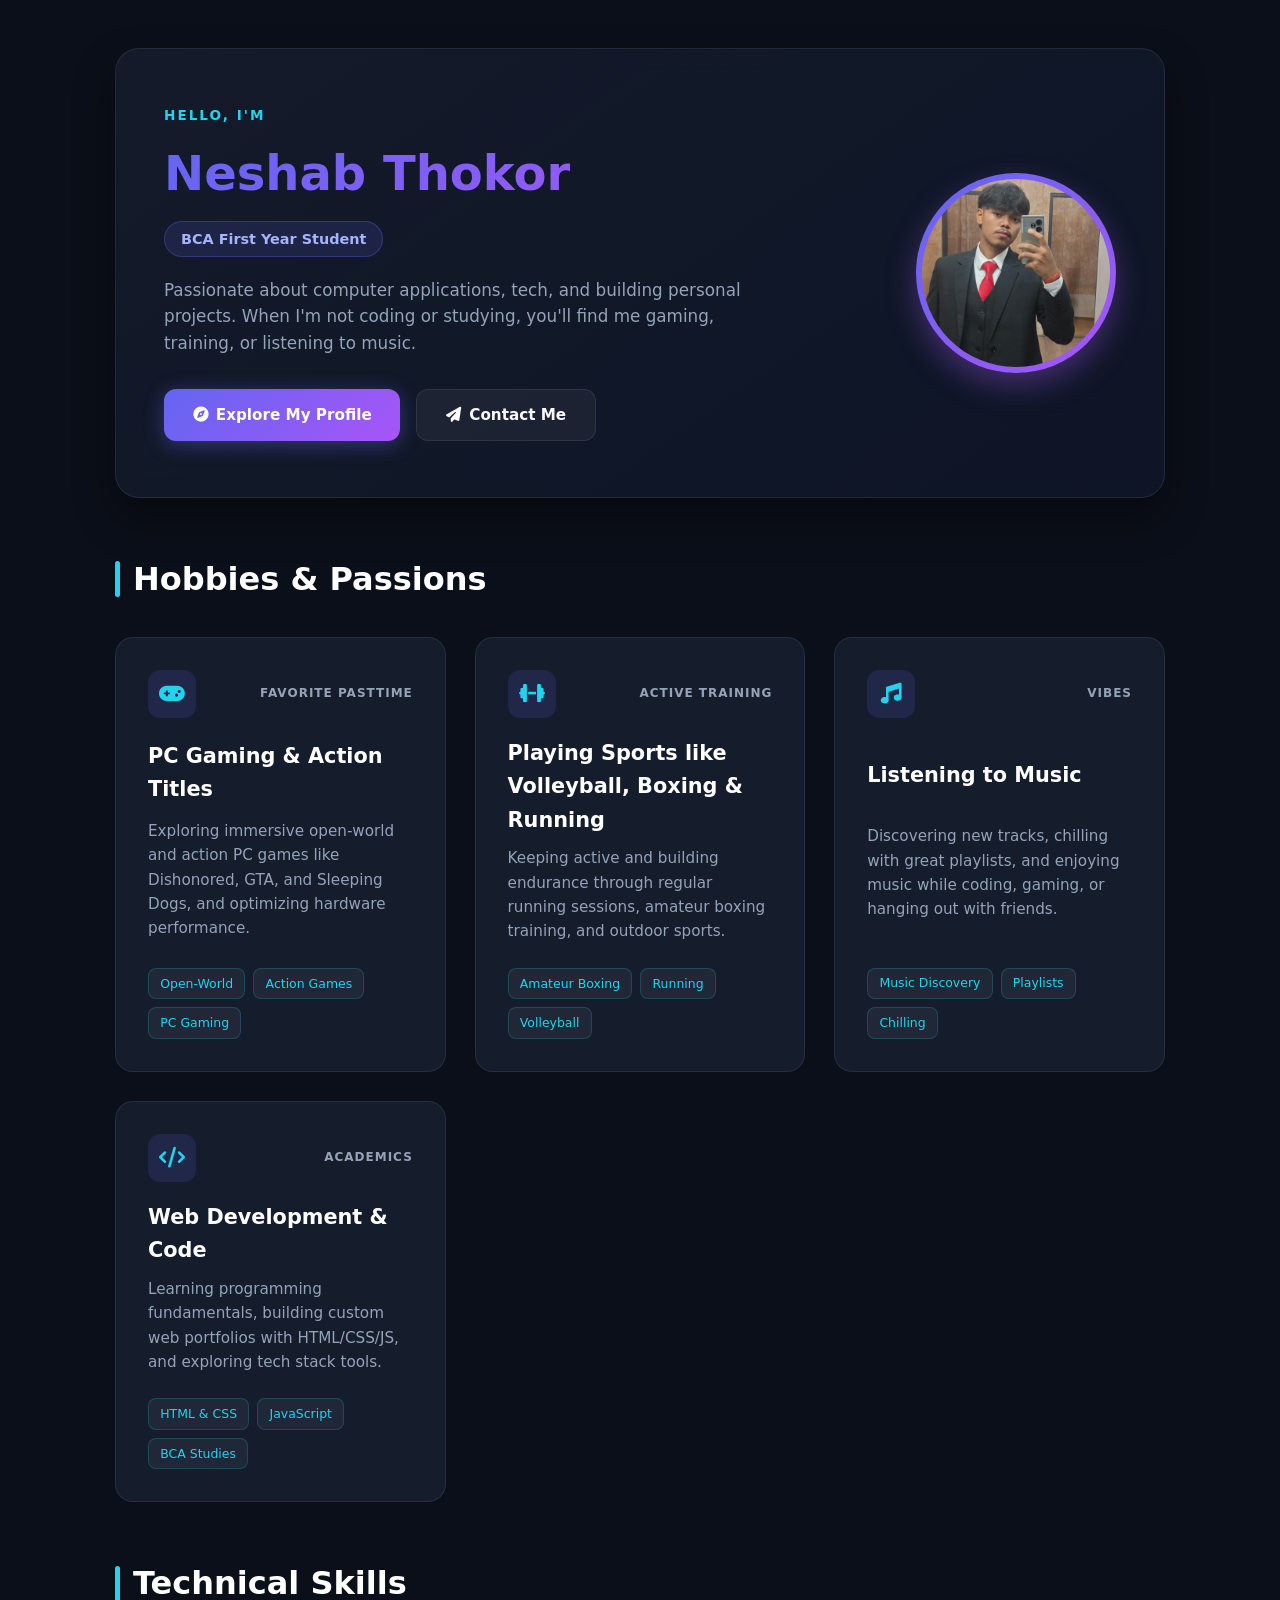
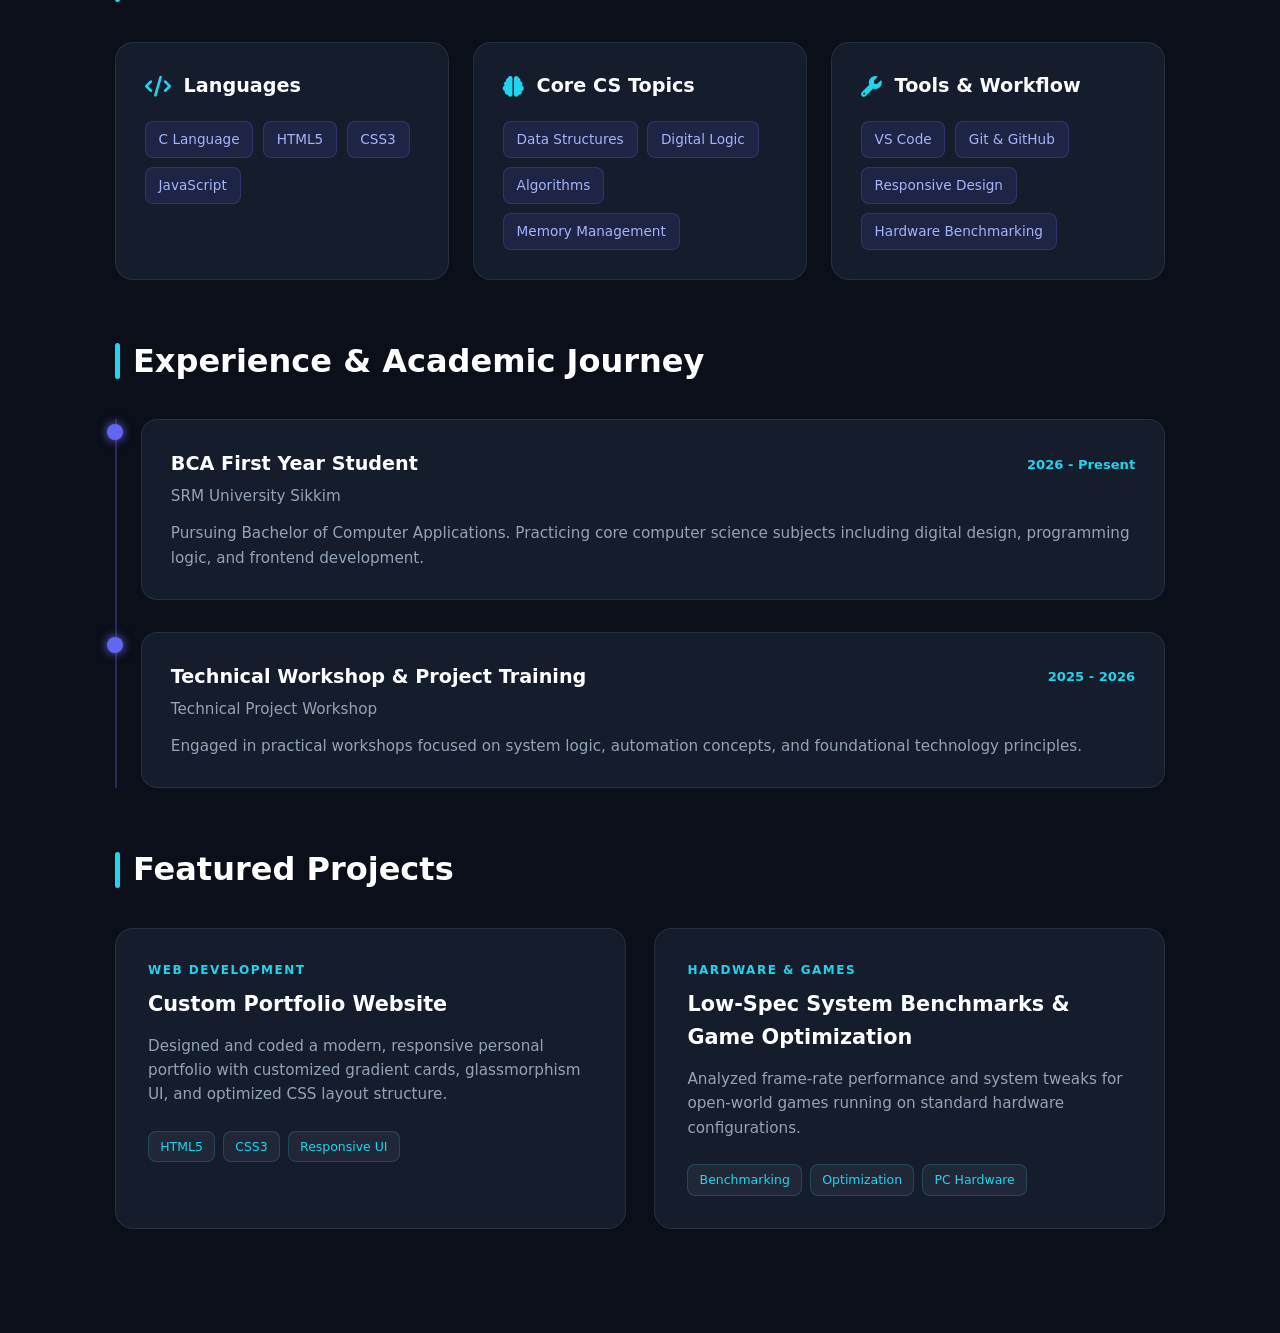
<file: Index.html>
<!DOCTYPE html>
<html lang="en">
<head>
  <meta charset="UTF-8" />
  <meta name="viewport" content="width=device-width, initial-scale=1.0"/>
  <title>Neshab Thokor - Portfolio</title>
  <link rel="stylesheet" href="style2.css" />
  <!-- Font Awesome Icons -->
  <link rel="stylesheet" href="https://cdnjs.cloudflare.com/ajax/libs/font-awesome/6.4.0/css/all.min.css">
</head>
<body>

  <div class="container">
    <!-- Hero / Profile Header Section -->
    <section class="hero" id="about">
      <div class="hero-content">
        <p class="subtitle">Hello, I'm</p>
        <h1>Neshab Thokor</h1>
        <div class="role-badge">BCA First Year Student</div>
        <p class="description">
          Passionate about computer applications, tech, and building personal projects. When I'm not coding or studying, you'll find me gaming, training, or listening to music.
        </p>
        
        <div class="hero-buttons">
          <a href="#hobbies" class="btn btn-primary"><i class="fa-solid fa-compass"></i> Explore My Profile</a>
          <!-- Interactive Contact Button -->
          <button id="openContactBtn" class="btn btn-secondary"><i class="fa-solid fa-paper-plane"></i> Contact Me</button>
        </div>
      </div>

      <!-- Profile Image Frame -->
      <div class="profile-frame">
        <img src="image.jpg" alt="Neshab Thokor" />
      </div>
    </section>

    <!-- Hobbies & Interests Section -->
    <section id="hobbies" class="section-spacing">
      <h2 class="section-title">Hobbies & Passions</h2>
      
      <div class="hobbies-grid">
        <!-- Card 1: PC Gaming -->
        <div class="hobby-card">
          <div class="hobby-header">
            <div class="hobby-icon"><i class="fa-solid fa-gamepad"></i></div>
            <span class="hobby-level">Favorite Pasttime</span>
          </div>
          <h3>PC Gaming & Action Titles</h3>
          <p>Exploring immersive open-world and action PC games like Dishonored, GTA, and Sleeping Dogs, and optimizing hardware performance.</p>
          <div class="hobby-tags">
            <span class="tag">Open-World</span>
            <span class="tag">Action Games</span>
            <span class="tag">PC Gaming</span>
          </div>
        </div>

        <!-- Card 2: Sports & Boxing -->
        <div class="hobby-card">
          <div class="hobby-header">
            <div class="hobby-icon"><i class="fa-solid fa-dumbbell"></i></div>
            <span class="hobby-level">Active Training</span>
          </div>
          <h3>Playing Sports like Volleyball, Boxing & Running</h3>
          <p>Keeping active and building endurance through regular running sessions, amateur boxing training, and outdoor sports.</p>
          <div class="hobby-tags">
            <span class="tag">Amateur Boxing</span>
            <span class="tag">Running</span>
            <span class="tag">Volleyball</span>
          </div>
        </div>

        <!-- Card 3: Music -->
        <div class="hobby-card">
          <div class="hobby-header">
            <div class="hobby-icon"><i class="fa-solid fa-music"></i></div>
            <span class="hobby-level">Vibes</span>
          </div>
          <h3>Listening to Music</h3>
          <p>Discovering new tracks, chilling with great playlists, and enjoying music while coding, gaming, or hanging out with friends.</p>
          <div class="hobby-tags">
            <span class="tag">Music Discovery</span>
            <span class="tag">Playlists</span>
            <span class="tag">Chilling</span>
          </div>
        </div>

        <!-- Card 4: Web & Tech -->
        <div class="hobby-card">
          <div class="hobby-header">
            <div class="hobby-icon"><i class="fa-solid fa-code"></i></div>
            <span class="hobby-level">Academics</span>
          </div>
          <h3>Web Development & Code</h3>
          <p>Learning programming fundamentals, building custom web portfolios with HTML/CSS/JS, and exploring tech stack tools.</p>
          <div class="hobby-tags">
            <span class="tag">HTML & CSS</span>
            <span class="tag">JavaScript</span>
            <span class="tag">BCA Studies</span>
          </div>
        </div>
      </div>
    </section>

    <!-- Skills Section -->
    <section id="skills" class="section-spacing">
      <h2 class="section-title">Technical Skills</h2>
      
      <div class="skills-grid">
        <div class="skill-card">
          <div class="skill-header">
            <i class="fa-solid fa-code skill-icon"></i>
            <h3>Languages</h3>
          </div>
          <div class="skill-list">
            <span class="skill-badge">C Language</span>
            <span class="skill-badge">HTML5</span>
            <span class="skill-badge">CSS3</span>
            <span class="skill-badge">JavaScript</span>
          </div>
        </div>

        <div class="skill-card">
          <div class="skill-header">
            <i class="fa-solid fa-brain skill-icon"></i>
            <h3>Core CS Topics</h3>
          </div>
          <div class="skill-list">
            <span class="skill-badge">Data Structures</span>
            <span class="skill-badge">Digital Logic</span>
            <span class="skill-badge">Algorithms</span>
            <span class="skill-badge">Memory Management</span>
          </div>
        </div>

        <div class="skill-card">
          <div class="skill-header">
            <i class="fa-solid fa-wrench skill-icon"></i>
            <h3>Tools & Workflow</h3>
          </div>
          <div class="skill-list">
            <span class="skill-badge">VS Code</span>
            <span class="skill-badge">Git & GitHub</span>
            <span class="skill-badge">Responsive Design</span>
            <span class="skill-badge">Hardware Benchmarking</span>
          </div>
        </div>
      </div>
    </section>

    <!-- Experience / Academic Work Section -->
    <section id="experience" class="section-spacing">
      <h2 class="section-title">Experience & Academic Journey</h2>
      
      <div class="timeline">
        <div class="timeline-item">
          <div class="timeline-dot"></div>
          <div class="timeline-content">
            <div class="timeline-header">
              <h3>BCA First Year Student</h3>
              <span class="timeline-date">2026 - Present</span>
            </div>
            <p class="timeline-location">SRM University Sikkim</p>
            <p>Pursuing Bachelor of Computer Applications. Practicing core computer science subjects including digital design, programming logic, and frontend development.</p>
          </div>
        </div>

        <div class="timeline-item">
          <div class="timeline-dot"></div>
          <div class="timeline-content">
            <div class="timeline-header">
              <h3>Technical Workshop & Project Training</h3>
              <span class="timeline-date">2025 - 2026</span>
            </div>
            <p class="timeline-location">Technical Project Workshop</p>
            <p>Engaged in practical workshops focused on system logic, automation concepts, and foundational technology principles.</p>
          </div>
        </div>
      </div>
    </section>

    <!-- Projects Section -->
    <section id="projects" class="section-spacing">
      <h2 class="section-title">Featured Projects</h2>

      <div class="projects-grid">
        <div class="project-card">
          <div class="project-content">
            <div class="project-type">Web Development</div>
            <h3>Custom Portfolio Website</h3>
            <p>Designed and coded a modern, responsive personal portfolio with customized gradient cards, glassmorphism UI, and optimized CSS layout structure.</p>
            <div class="hobby-tags">
              <span class="tag">HTML5</span>
              <span class="tag">CSS3</span>
              <span class="tag">Responsive UI</span>
            </div>
          </div>
        </div>

        <div class="project-card">
          <div class="project-content">
            <div class="project-type">Hardware & Games</div>
            <h3>Low-Spec System Benchmarks & Game Optimization</h3>
            <p>Analyzed frame-rate performance and system tweaks for open-world games running on standard hardware configurations.</p>
            <div class="hobby-tags">
              <span class="tag">Benchmarking</span>
              <span class="tag">Optimization</span>
              <span class="tag">PC Hardware</span>
            </div>
          </div>
        </div>
      </div>
    </section>

    <!-- Interactive Contact Modal / Popup -->
    <div id="contactModal" class="modal">
      <div class="modal-content">
        <span class="close-btn" id="closeContactBtn">&times;</span>
        <h2><i class="fa-solid fa-paper-plane"></i> Get In Touch</h2>
        <p class="modal-sub">Send a message or connect directly!</p>

        <form id="contactForm" onsubmit="handleFormSubmit(event)">
          <div class="form-group">
            <label for="name">Your Name</label>
            <input type="text" id="name" placeholder="Enter your name" required />
          </div>

          <div class="form-group">
            <label for="message">Message</label>
            <textarea id="message" rows="4" placeholder="Type your message here..." required></textarea>
          </div>

          <button type="submit" class="btn btn-primary send-btn">Send Message</button>
        </form>

        <div id="formSuccess" class="form-success" style="display: none;">
          <i class="fa-solid fa-circle-check"></i> Thanks for reaching out!
        </div>
      </div>
    </div>

  </div>

  <!-- Interactive Modal Script -->
  <script>
    const modal = document.getElementById('contactModal');
    const openBtn = document.getElementById('openContactBtn');
    const closeBtn = document.getElementById('closeContactBtn');

    openBtn.onclick = function() {
      modal.style.display = 'flex';
    }

    closeBtn.onclick = function() {
      modal.style.display = 'none';
    }

    window.onclick = function(event) {
      if (event.target === modal) {
        modal.style.display = 'none';
      }
    }

    function handleFormSubmit(e) {
      e.preventDefault();
      document.getElementById('contactForm').style.display = 'none';
      document.getElementById('formSuccess').style.display = 'block';
    }
  </script>

</body>
</html>
</file>
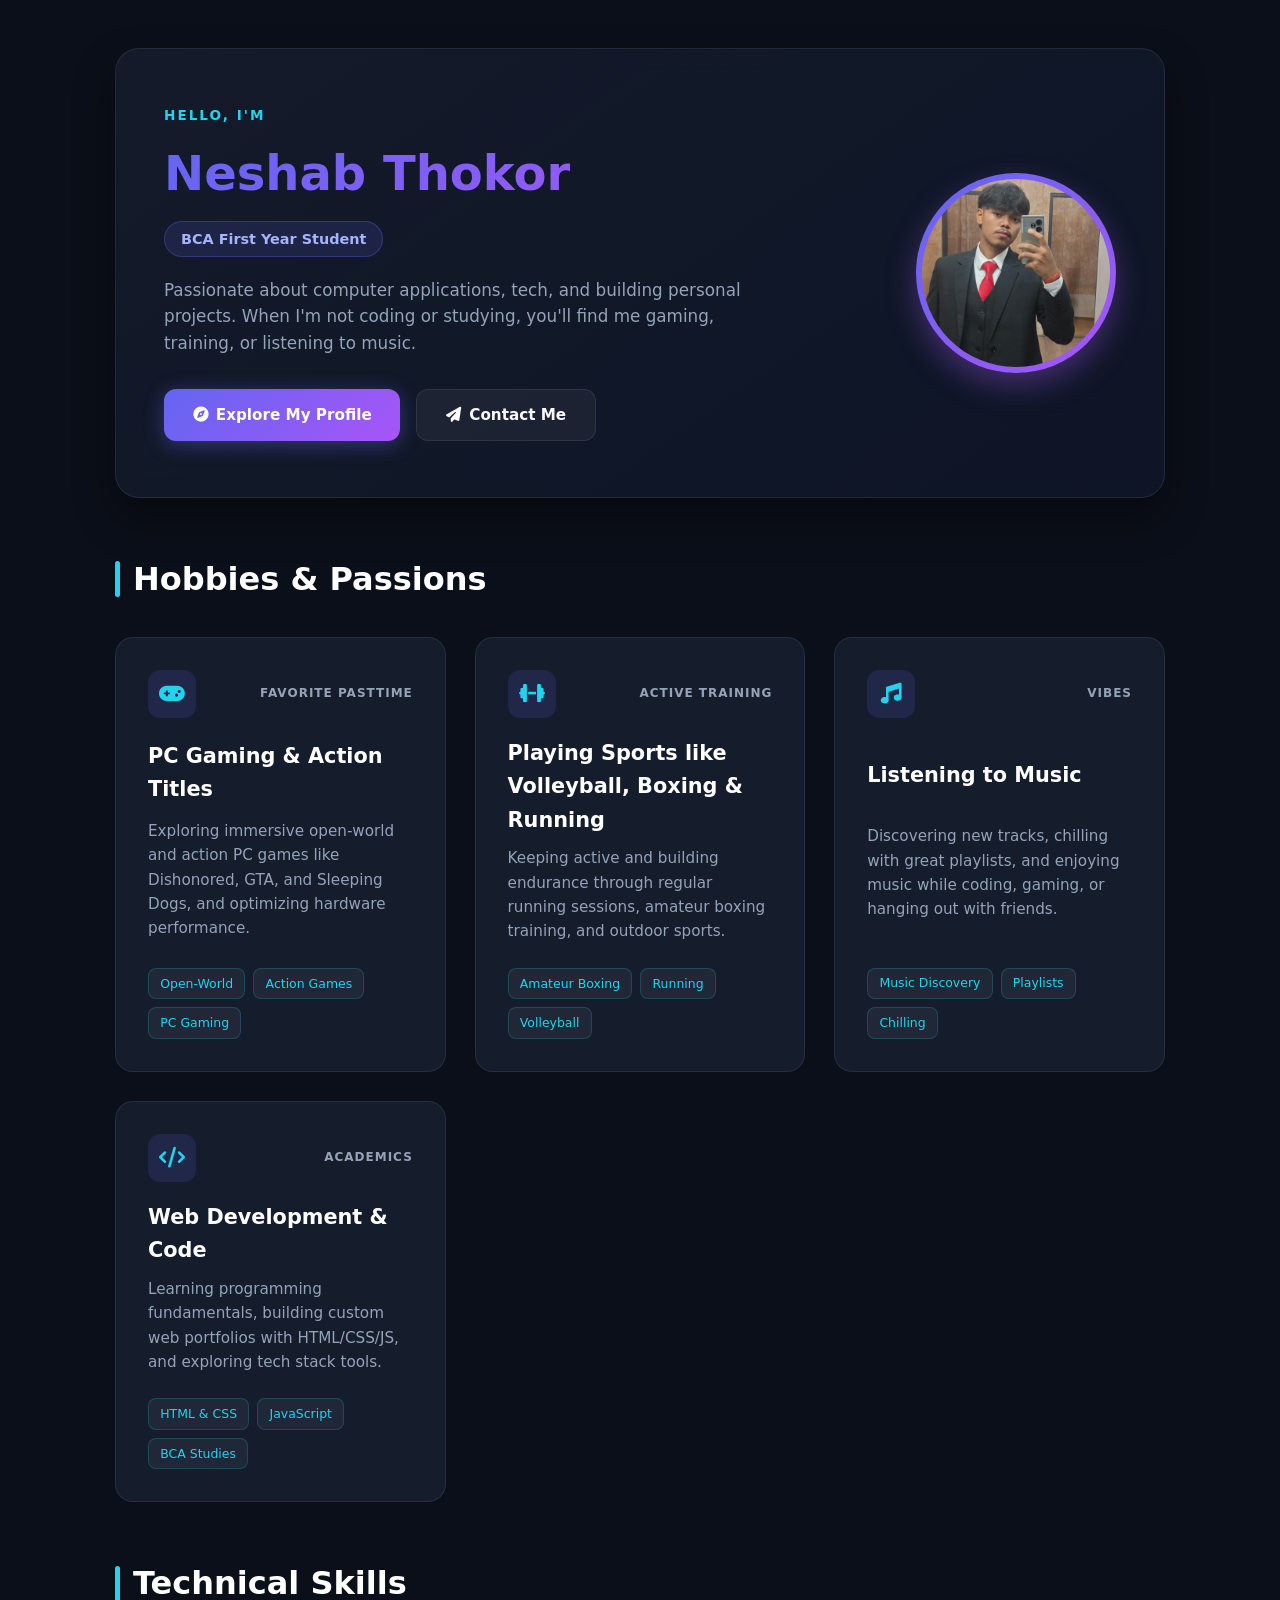
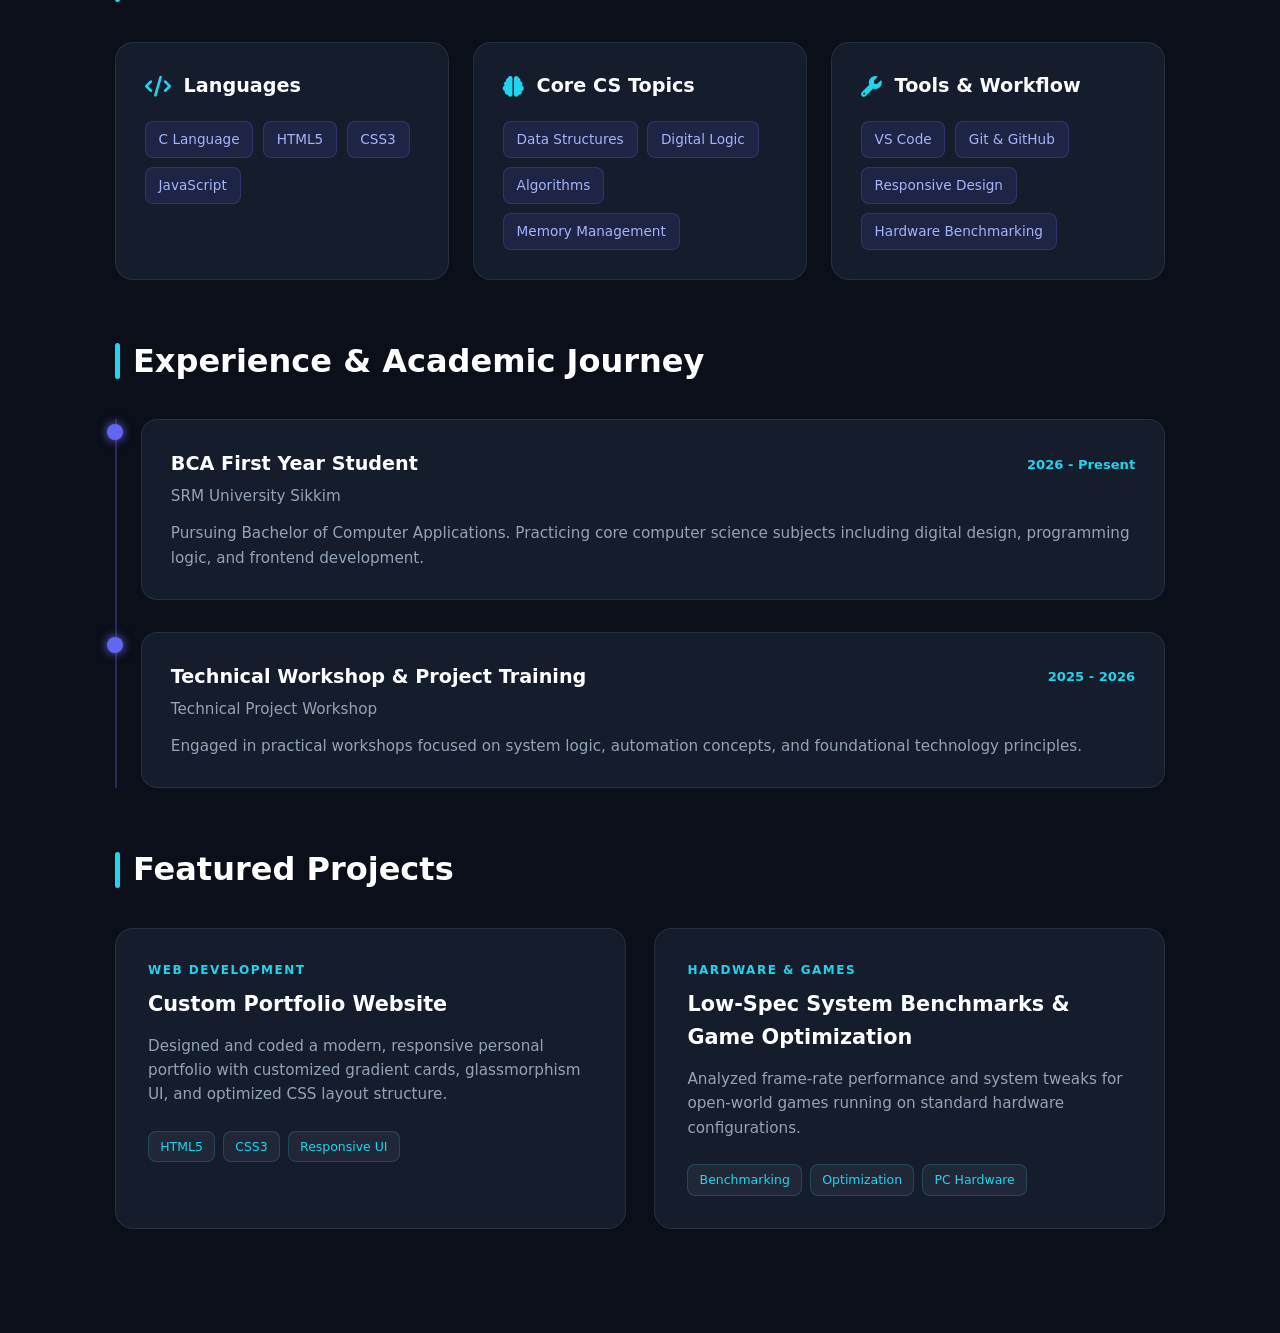
<file: neshab resume.html>
<!DOCTYPE html>
<html lang="en">
<head>
  <meta charset="UTF-8" />
  <meta name="viewport" content="width=device-width, initial-scale=1.0"/>
  <title>Neshab Thokor - Portfolio</title>
  <link rel="stylesheet" href="style2.css" />
  <!-- Font Awesome Icons -->
  <link rel="stylesheet" href="https://cdnjs.cloudflare.com/ajax/libs/font-awesome/6.4.0/css/all.min.css">
</head>
<body>

  <div class="container">
    <!-- Hero / Profile Header Section -->
    <section class="hero" id="about">
      <div class="hero-content">
        <p class="subtitle">Hello, I'm</p>
        <h1>Neshab Thokor</h1>
        <div class="role-badge">BCA First Year Student</div>
        <p class="description">
          Passionate about computer applications, tech, and building personal projects. When I'm not coding or studying, you'll find me gaming, training, or listening to music.
        </p>
        
        <div class="hero-buttons">
          <a href="#hobbies" class="btn btn-primary"><i class="fa-solid fa-compass"></i> Explore My Profile</a>
          <!-- Interactive Contact Button -->
          <button id="openContactBtn" class="btn btn-secondary"><i class="fa-solid fa-paper-plane"></i> Contact Me</button>
        </div>
      </div>

      <!-- Profile Image Frame -->
      <div class="profile-frame">
        <img src="image.jpg" alt="Neshab Thokor" />
      </div>
    </section>

    <!-- Hobbies & Interests Section -->
    <section id="hobbies" class="section-spacing">
      <h2 class="section-title">Hobbies & Passions</h2>
      
      <div class="hobbies-grid">
        <!-- Card 1: PC Gaming -->
        <div class="hobby-card">
          <div class="hobby-header">
            <div class="hobby-icon"><i class="fa-solid fa-gamepad"></i></div>
            <span class="hobby-level">Favorite Pasttime</span>
          </div>
          <h3>PC Gaming & Action Titles</h3>
          <p>Exploring immersive open-world and action PC games like Dishonored, GTA, and Sleeping Dogs, and optimizing hardware performance.</p>
          <div class="hobby-tags">
            <span class="tag">Open-World</span>
            <span class="tag">Action Games</span>
            <span class="tag">PC Gaming</span>
          </div>
        </div>

        <!-- Card 2: Sports & Boxing -->
        <div class="hobby-card">
          <div class="hobby-header">
            <div class="hobby-icon"><i class="fa-solid fa-dumbbell"></i></div>
            <span class="hobby-level">Active Training</span>
          </div>
          <h3>Playing Sports like Volleyball, Boxing & Running</h3>
          <p>Keeping active and building endurance through regular running sessions, amateur boxing training, and outdoor sports.</p>
          <div class="hobby-tags">
            <span class="tag">Amateur Boxing</span>
            <span class="tag">Running</span>
            <span class="tag">Volleyball</span>
          </div>
        </div>

        <!-- Card 3: Music -->
        <div class="hobby-card">
          <div class="hobby-header">
            <div class="hobby-icon"><i class="fa-solid fa-music"></i></div>
            <span class="hobby-level">Vibes</span>
          </div>
          <h3>Listening to Music</h3>
          <p>Discovering new tracks, chilling with great playlists, and enjoying music while coding, gaming, or hanging out with friends.</p>
          <div class="hobby-tags">
            <span class="tag">Music Discovery</span>
            <span class="tag">Playlists</span>
            <span class="tag">Chilling</span>
          </div>
        </div>

        <!-- Card 4: Web & Tech -->
        <div class="hobby-card">
          <div class="hobby-header">
            <div class="hobby-icon"><i class="fa-solid fa-code"></i></div>
            <span class="hobby-level">Academics</span>
          </div>
          <h3>Web Development & Code</h3>
          <p>Learning programming fundamentals, building custom web portfolios with HTML/CSS/JS, and exploring tech stack tools.</p>
          <div class="hobby-tags">
            <span class="tag">HTML & CSS</span>
            <span class="tag">JavaScript</span>
            <span class="tag">BCA Studies</span>
          </div>
        </div>
      </div>
    </section>

    <!-- Skills Section -->
    <section id="skills" class="section-spacing">
      <h2 class="section-title">Technical Skills</h2>
      
      <div class="skills-grid">
        <div class="skill-card">
          <div class="skill-header">
            <i class="fa-solid fa-code skill-icon"></i>
            <h3>Languages</h3>
          </div>
          <div class="skill-list">
            <span class="skill-badge">C Language</span>
            <span class="skill-badge">HTML5</span>
            <span class="skill-badge">CSS3</span>
            <span class="skill-badge">JavaScript</span>
          </div>
        </div>

        <div class="skill-card">
          <div class="skill-header">
            <i class="fa-solid fa-brain skill-icon"></i>
            <h3>Core CS Topics</h3>
          </div>
          <div class="skill-list">
            <span class="skill-badge">Data Structures</span>
            <span class="skill-badge">Digital Logic</span>
            <span class="skill-badge">Algorithms</span>
            <span class="skill-badge">Memory Management</span>
          </div>
        </div>

        <div class="skill-card">
          <div class="skill-header">
            <i class="fa-solid fa-wrench skill-icon"></i>
            <h3>Tools & Workflow</h3>
          </div>
          <div class="skill-list">
            <span class="skill-badge">VS Code</span>
            <span class="skill-badge">Git & GitHub</span>
            <span class="skill-badge">Responsive Design</span>
            <span class="skill-badge">Hardware Benchmarking</span>
          </div>
        </div>
      </div>
    </section>

    <!-- Experience / Academic Work Section -->
    <section id="experience" class="section-spacing">
      <h2 class="section-title">Experience & Academic Journey</h2>
      
      <div class="timeline">
        <div class="timeline-item">
          <div class="timeline-dot"></div>
          <div class="timeline-content">
            <div class="timeline-header">
              <h3>BCA First Year Student</h3>
              <span class="timeline-date">2026 - Present</span>
            </div>
            <p class="timeline-location">SRM University Sikkim</p>
            <p>Pursuing Bachelor of Computer Applications. Practicing core computer science subjects including digital design, programming logic, and frontend development.</p>
          </div>
        </div>

        <div class="timeline-item">
          <div class="timeline-dot"></div>
          <div class="timeline-content">
            <div class="timeline-header">
              <h3>Technical Workshop & Project Training</h3>
              <span class="timeline-date">2025 - 2026</span>
            </div>
            <p class="timeline-location">Technical Project Workshop</p>
            <p>Engaged in practical workshops focused on system logic, automation concepts, and foundational technology principles.</p>
          </div>
        </div>
      </div>
    </section>

    <!-- Projects Section -->
    <section id="projects" class="section-spacing">
      <h2 class="section-title">Featured Projects</h2>

      <div class="projects-grid">
        <div class="project-card">
          <div class="project-content">
            <div class="project-type">Web Development</div>
            <h3>Custom Portfolio Website</h3>
            <p>Designed and coded a modern, responsive personal portfolio with customized gradient cards, glassmorphism UI, and optimized CSS layout structure.</p>
            <div class="hobby-tags">
              <span class="tag">HTML5</span>
              <span class="tag">CSS3</span>
              <span class="tag">Responsive UI</span>
            </div>
          </div>
        </div>

        <div class="project-card">
          <div class="project-content">
            <div class="project-type">Hardware & Games</div>
            <h3>Low-Spec System Benchmarks & Game Optimization</h3>
            <p>Analyzed frame-rate performance and system tweaks for open-world games running on standard hardware configurations.</p>
            <div class="hobby-tags">
              <span class="tag">Benchmarking</span>
              <span class="tag">Optimization</span>
              <span class="tag">PC Hardware</span>
            </div>
          </div>
        </div>
      </div>
    </section>

    <!-- Interactive Contact Modal / Popup -->
    <div id="contactModal" class="modal">
      <div class="modal-content">
        <span class="close-btn" id="closeContactBtn">&times;</span>
        <h2><i class="fa-solid fa-paper-plane"></i> Get In Touch</h2>
        <p class="modal-sub">Send a message or connect directly!</p>

        <form id="contactForm" onsubmit="handleFormSubmit(event)">
          <div class="form-group">
            <label for="name">Your Name</label>
            <input type="text" id="name" placeholder="Enter your name" required />
          </div>

          <div class="form-group">
            <label for="message">Message</label>
            <textarea id="message" rows="4" placeholder="Type your message here..." required></textarea>
          </div>

          <button type="submit" class="btn btn-primary send-btn">Send Message</button>
        </form>

        <div id="formSuccess" class="form-success" style="display: none;">
          <i class="fa-solid fa-circle-check"></i> Thanks for reaching out!
        </div>
      </div>
    </div>

  </div>

  <!-- Interactive Modal Script -->
  <script>
    const modal = document.getElementById('contactModal');
    const openBtn = document.getElementById('openContactBtn');
    const closeBtn = document.getElementById('closeContactBtn');

    openBtn.onclick = function() {
      modal.style.display = 'flex';
    }

    closeBtn.onclick = function() {
      modal.style.display = 'none';
    }

    window.onclick = function(event) {
      if (event.target === modal) {
        modal.style.display = 'none';
      }
    }

    function handleFormSubmit(e) {
      e.preventDefault();
      document.getElementById('contactForm').style.display = 'none';
      document.getElementById('formSuccess').style.display = 'block';
    }
  </script>

</body>
</html>
</file>
<file: style2.css>
/* Color Palette & Variables */
:root {
  --bg-color: #0b0f19;
  --card-bg: #151c2c;
  --card-hover: #1c263c;
  --primary: #6366f1;
  --primary-gradient: linear-gradient(135deg, #6366f1 0%, #a855f7 100%);
  --accent: #22d3ee;
  --text-main: #f8fafc;
  --text-muted: #94a3b8;
  --border-color: rgba(255, 255, 255, 0.08);
}

/* Reset and Base Styles */
* {
  box-sizing: border-box;
  margin: 0;
  padding: 0;
  font-family: 'Segoe UI', system-ui, -apple-system, BlinkMacSystemFont, Roboto, sans-serif;
}

html {
  scroll-behavior: smooth;
}

body {
  background-color: var(--bg-color);
  color: var(--text-main);
  padding: 3rem 1.5rem;
  display: flex;
  justify-content: center;
  line-height: 1.6;
}

.container {
  max-width: 1050px;
  width: 100%;
}

/* Hero Section */
.hero {
  display: flex;
  align-items: center;
  justify-content: space-between;
  gap: 3rem;
  background: linear-gradient(145deg, rgba(21, 28, 44, 0.9), rgba(15, 23, 42, 0.8));
  backdrop-filter: blur(12px);
  padding: 3.5rem 3rem;
  border-radius: 24px;
  border: 1px solid var(--border-color);
  box-shadow: 0 20px 40px rgba(0, 0, 0, 0.4);
  margin-bottom: 3.5rem;
}

.hero-content {
  max-width: 620px;
}

.subtitle {
  text-transform: uppercase;
  letter-spacing: 2px;
  font-size: 0.85rem;
  color: var(--accent);
  font-weight: 700;
  margin-bottom: 0.5rem;
}

.hero-content h1 {
  font-size: 3rem;
  font-weight: 800;
  background: var(--primary-gradient);
  -webkit-background-clip: text;
  -webkit-text-fill-color: transparent;
  margin-bottom: 0.6rem;
}

.role-badge {
  display: inline-block;
  background: rgba(99, 102, 241, 0.15);
  color: #a5b4fc;
  padding: 0.35rem 1rem;
  border-radius: 50px;
  font-size: 0.9rem;
  font-weight: 600;
  margin-bottom: 1.2rem;
  border: 1px solid rgba(99, 102, 241, 0.3);
}

.description {
  color: var(--text-muted);
  font-size: 1.05rem;
  margin-bottom: 2rem;
}

/* Hero Action Buttons */
.hero-buttons {
  display: flex;
  gap: 1rem;
  flex-wrap: wrap;
}

.btn {
  display: inline-flex;
  align-items: center;
  gap: 0.5rem;
  padding: 0.85rem 1.8rem;
  border-radius: 12px;
  text-decoration: none;
  font-weight: 600;
  font-size: 0.95rem;
  transition: all 0.3s ease;
  cursor: pointer;
}

.btn-primary {
  background: var(--primary-gradient);
  color: #ffffff;
  border: none;
  box-shadow: 0 4px 20px rgba(99, 102, 241, 0.4);
}

.btn-primary:hover {
  transform: translateY(-3px);
  box-shadow: 0 8px 28px rgba(99, 102, 241, 0.6);
}

.btn-secondary {
  background: rgba(255, 255, 255, 0.05);
  color: var(--text-main);
  border: 1px solid var(--border-color);
}

.btn-secondary:hover {
  background: rgba(255, 255, 255, 0.1);
  transform: translateY(-3px);
}

/* Circular Profile Frame */
.profile-frame {
  position: relative;
  width: 200px;
  height: 200px;
  flex-shrink: 0;
  border-radius: 50%;
  padding: 6px;
  background: var(--primary-gradient);
  box-shadow: 0 12px 30px rgba(168, 85, 247, 0.35);
}

.profile-frame img {
  width: 100%;
  height: 100%;
  object-fit: cover;
  border-radius: 50%;
  background-color: var(--card-bg);
  display: block;
}

/* Section Spacing & Titles */
.section-spacing {
  margin-bottom: 3.5rem;
}

.section-title {
  font-size: 2rem;
  margin-bottom: 2rem;
  font-weight: 700;
  position: relative;
  padding-left: 18px;
  color: #ffffff;
}

.section-title::before {
  content: '';
  position: absolute;
  left: 0;
  top: 15%;
  height: 70%;
  width: 5px;
  background: var(--accent);
  border-radius: 4px;
}

/* Hobbies Section Grid */
.hobbies-grid {
  display: grid;
  grid-template-columns: repeat(auto-fit, minmax(280px, 1fr));
  gap: 1.8rem;
}

.hobby-card {
  background: var(--card-bg);
  padding: 2rem;
  border-radius: 18px;
  border: 1px solid var(--border-color);
  transition: all 0.3s cubic-bezier(0.4, 0, 0.2, 1);
  display: flex;
  flex-direction: column;
  justify-content: space-between;
}

.hobby-card:hover {
  transform: translateY(-6px);
  background: var(--card-hover);
  border-color: rgba(99, 102, 241, 0.4);
  box-shadow: 0 12px 25px rgba(0, 0, 0, 0.3);
}

.hobby-header {
  display: flex;
  justify-content: space-between;
  align-items: center;
  margin-bottom: 1.2rem;
}

.hobby-icon {
  width: 48px;
  height: 48px;
  background: rgba(99, 102, 241, 0.15);
  color: var(--accent);
  border-radius: 12px;
  display: flex;
  align-items: center;
  justify-content: center;
  font-size: 1.3rem;
}

.hobby-level {
  font-size: 0.75rem;
  color: var(--text-muted);
  text-transform: uppercase;
  letter-spacing: 1px;
  font-weight: 600;
}

.hobby-card h3 {
  font-size: 1.3rem;
  margin-bottom: 0.6rem;
  color: #ffffff;
}

.hobby-card p {
  color: var(--text-muted);
  font-size: 0.95rem;
  line-height: 1.6;
  margin-bottom: 1.5rem;
}

.hobby-tags {
  display: flex;
  gap: 0.5rem;
  flex-wrap: wrap;
}

.tag {
  background: rgba(255, 255, 255, 0.05);
  color: var(--accent);
  border: 1px solid rgba(34, 211, 238, 0.2);
  font-size: 0.78rem;
  padding: 0.3rem 0.7rem;
  border-radius: 8px;
  font-weight: 500;
}

/* Skills Cards */
.skills-grid {
  display: grid;
  grid-template-columns: repeat(auto-fit, minmax(280px, 1fr));
  gap: 1.5rem;
}

.skill-card {
  background: var(--card-bg);
  padding: 1.8rem;
  border-radius: 18px;
  border: 1px solid var(--border-color);
  transition: all 0.3s ease;
}

.skill-card:hover {
  transform: translateY(-4px);
  border-color: rgba(99, 102, 241, 0.4);
}

.skill-header {
  display: flex;
  align-items: center;
  gap: 0.8rem;
  margin-bottom: 1.2rem;
}

.skill-icon {
  font-size: 1.3rem;
  color: var(--accent);
}

.skill-card h3 {
  font-size: 1.2rem;
  color: #ffffff;
}

.skill-list {
  display: flex;
  flex-wrap: wrap;
  gap: 0.6rem;
}

.skill-badge {
  background: rgba(99, 102, 241, 0.12);
  color: #a5b4fc;
  border: 1px solid rgba(99, 102, 241, 0.25);
  font-size: 0.85rem;
  padding: 0.4rem 0.8rem;
  border-radius: 8px;
  font-weight: 500;
}

/* Timeline / Experience */
.timeline {
  position: relative;
  padding-left: 1.5rem;
  border-left: 2px solid rgba(99, 102, 241, 0.3);
  display: flex;
  flex-direction: column;
  gap: 2rem;
}

.timeline-item {
  position: relative;
}

.timeline-dot {
  position: absolute;
  left: -2.1rem;
  top: 0.3rem;
  width: 16px;
  height: 16px;
  border-radius: 50%;
  background: var(--primary);
  box-shadow: 0 0 10px var(--primary);
}

.timeline-content {
  background: var(--card-bg);
  padding: 1.8rem;
  border-radius: 16px;
  border: 1px solid var(--border-color);
}

.timeline-header {
  display: flex;
  justify-content: space-between;
  align-items: center;
  flex-wrap: wrap;
  gap: 0.5rem;
  margin-bottom: 0.3rem;
}

.timeline-header h3 {
  font-size: 1.2rem;
  color: #ffffff;
}

.timeline-date {
  font-size: 0.82rem;
  color: var(--accent);
  font-weight: 600;
}

.timeline-location {
  color: #a5b4fc;
  font-size: 0.9rem;
  margin-bottom: 0.8rem;
  font-weight: 500;
}

.timeline-content p {
  color: var(--text-muted);
  font-size: 0.95rem;
}

/* Projects Cards */
.projects-grid {
  display: grid;
  grid-template-columns: repeat(auto-fit, minmax(320px, 1fr));
  gap: 1.8rem;
}

.project-card {
  background: var(--card-bg);
  border-radius: 18px;
  border: 1px solid var(--border-color);
  padding: 2rem;
  transition: all 0.3s ease;
  display: flex;
  flex-direction: column;
  justify-content: space-between;
}

.project-card:hover {
  transform: translateY(-5px);
  border-color: rgba(99, 102, 241, 0.4);
  box-shadow: 0 12px 25px rgba(0, 0, 0, 0.3);
}

.project-type {
  font-size: 0.75rem;
  text-transform: uppercase;
  letter-spacing: 1.5px;
  color: var(--accent);
  font-weight: 700;
  margin-bottom: 0.5rem;
}

.project-card h3 {
  font-size: 1.3rem;
  color: #ffffff;
  margin-bottom: 0.8rem;
}

.project-card p {
  color: var(--text-muted);
  font-size: 0.95rem;
  line-height: 1.6;
  margin-bottom: 1.5rem;
}

/* Interactive Modal Styling */
.modal {
  display: none;
  position: fixed;
  top: 0;
  left: 0;
  width: 100%;
  height: 100%;
  background-color: rgba(11, 15, 25, 0.85);
  backdrop-filter: blur(8px);
  z-index: 1000;
  justify-content: center;
  align-items: center;
  padding: 1rem;
}

.modal-content {
  background: var(--card-bg);
  border: 1px solid var(--border-color);
  padding: 2.5rem;
  border-radius: 20px;
  max-width: 450px;
  width: 100%;
  position: relative;
  box-shadow: 0 25px 50px rgba(0, 0, 0, 0.5);
}

.close-btn {
  position: absolute;
  top: 15px;
  right: 20px;
  font-size: 1.8rem;
  color: var(--text-muted);
  cursor: pointer;
  transition: color 0.2s;
}

.close-btn:hover {
  color: #ffffff;
}

.modal-content h2 {
  font-size: 1.6rem;
  margin-bottom: 0.3rem;
  color: #ffffff;
  display: flex;
  align-items: center;
  gap: 0.6rem;
}

.modal-sub {
  color: var(--text-muted);
  font-size: 0.9rem;
  margin-bottom: 1.5rem;
}

.form-group {
  margin-bottom: 1.2rem;
  text-align: left;
}

.form-group label {
  display: block;
  font-size: 0.85rem;
  color: var(--text-muted);
  margin-bottom: 0.4rem;
  font-weight: 600;
}

.form-group input,
.form-group textarea {
  width: 100%;
  padding: 0.8rem 1rem;
  background: rgba(255, 255, 255, 0.04);
  border: 1px solid var(--border-color);
  border-radius: 10px;
  color: #ffffff;
  font-size: 0.95rem;
  outline: none;
  transition: border-color 0.3s;
}

.form-group input:focus,
.form-group textarea:focus {
  border-color: var(--primary);
}

.send-btn {
  width: 100%;
  justify-content: center;
  margin-top: 0.5rem;
}

.form-success {
  text-align: center;
  color: #34d399;
  font-size: 1.1rem;
  font-weight: 600;
  padding: 1.5rem 0;
}

/* Responsive adjustments */
@media (max-width: 768px) {
  .hero {
    flex-direction: column-reverse;
    text-align: center;
    padding: 2.5rem 1.5rem;
  }
  .hero-buttons {
    justify-content: center;
  }
  .profile-frame {
    width: 150px;
    height: 150px;
  }
  .section-title {
    padding-left: 0;
    text-align: center;
  }
  .section-title::before {
    display: none;
  }
}
</file>
